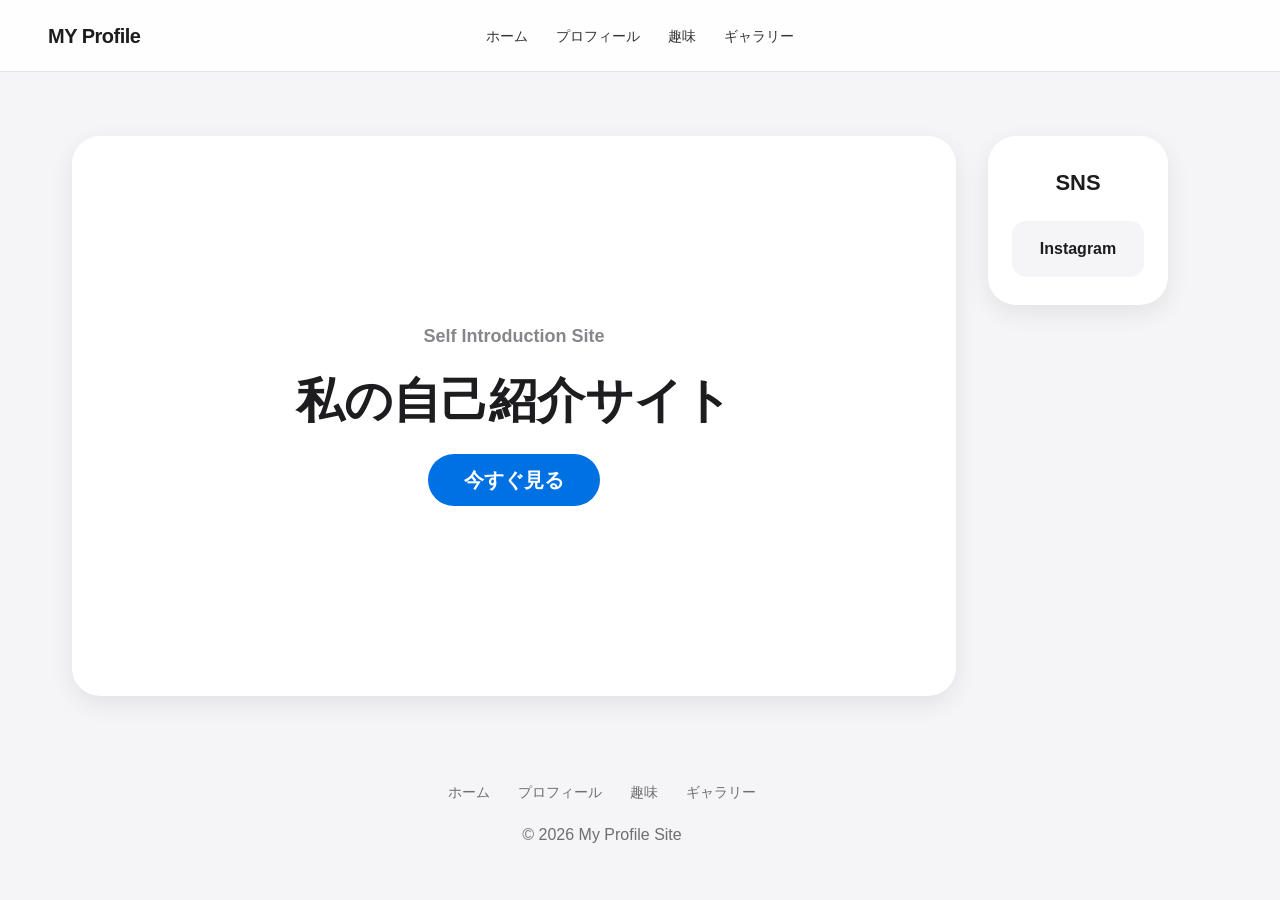
<file: index.html>
<!DOCTYPE html>
<html lang="ja">
<head>
    <meta charset="UTF-8">
    <meta name="viewport" content="width=device-width, initial-scale=1.0">
    <title>自己紹介</title>
    <link rel="stylesheet" href="css/style.css">
    <link rel="icon" href="favicon.ico"/>
    <link rel="apple-touch-icon" href="apple-icon.png"/>
</head>
<body>
    <header class="main-header">
        <a href="index.html" class="logo">MY Profile</a>
        <nav class="main-nav">
            <ul>
                <li><a href="index.html">ホーム</a></li>
                <li><a href="profile.html">プロフィール</a></li>
                <li><a href="hobby.html">趣味</a></li>
                <li><a href="gallery.html">ギャラリー</a></li>
            </ul>
        </nav>
    </header>
    <div class="layout">
        <main class="main-content cover-page">
            <section class="hero">
                <p class="sub-title">Self Introduction Site</p>
                <h1>私の自己紹介サイト</h1>
                    <a href="profile.html" class="main-button">今すぐ見る</a>
            </section>
        </main>
            <aside class="sidebar">
                <h2>SNS</h2>
                <div class="sns-links">
                    <a href="https://www.instagram.com/181.haaan/" target="_blank">Instagram</a>
                </div>
            </aside>
    </div>
        <footer class="main-footer">
            <nav class="footer-nav">
                <ul>
                    <li><a href="index.html">ホーム</a></li>
                    <li><a href="profile.html">プロフィール</a></li>
                    <li><a href="hobby.html">趣味</a></li>
                    <li><a href="gallery.html">ギャラリー</a></li>
                </ul>
            </nav>
            <p>&copy; 2026 My Profile Site</p>
        </footer>
</body>
</html>
</file>
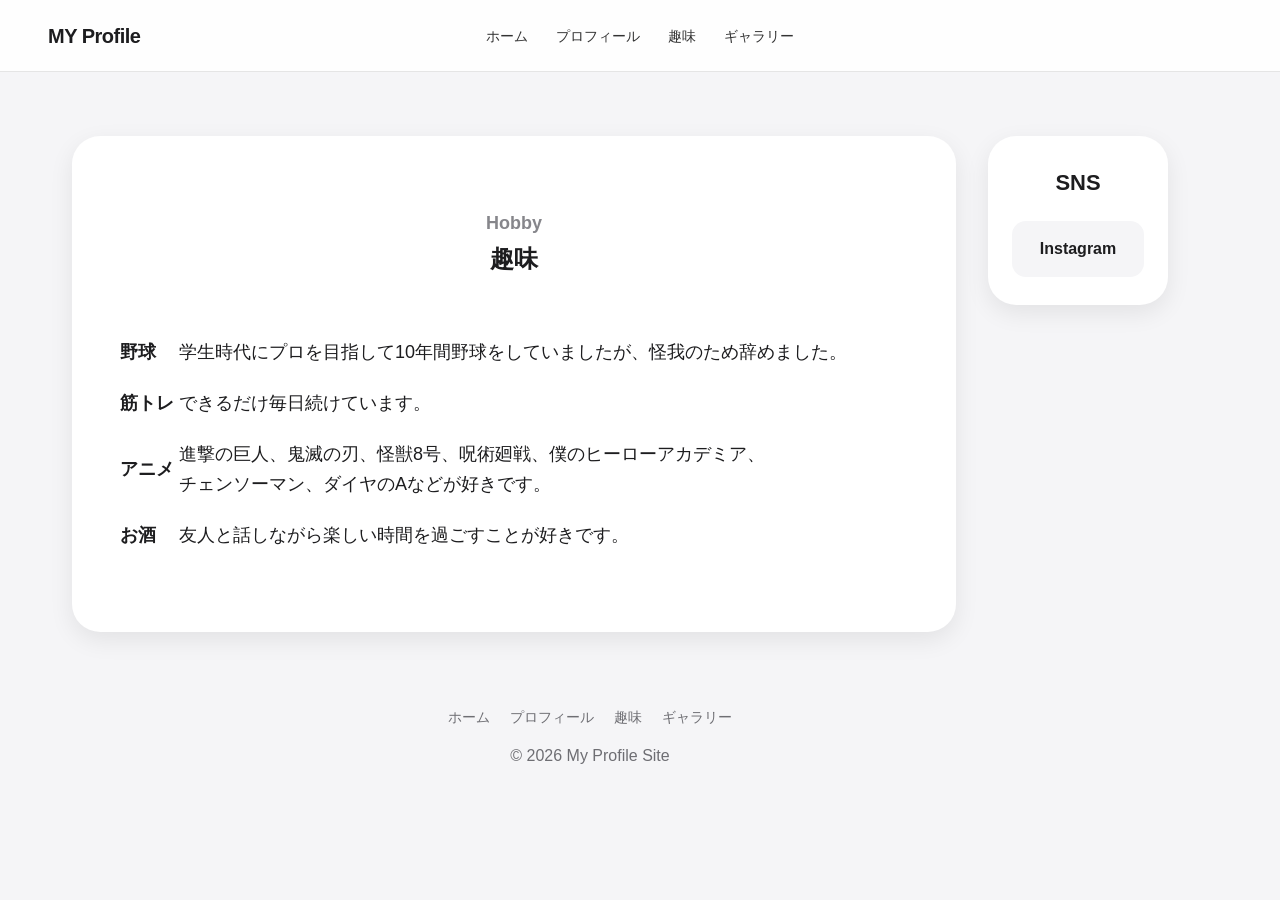
<file: hobby.html>
<!DOCTYPE html>
<html lang="ja">
<head>
    <meta charset="UTF-8">
    <meta name="viewport" content="width=device-width, initial-scale=1.0">
    <title>自己紹介 | Hobby</title>
    <link rel="stylesheet" href="css/style.css">
    <link rel="icon" href="favicon.ico"/>
    <link rel="apple-touch-icon" href="apple-icon.png"/>
</head>
<body>
    <header class="main-header">
        <a href="index.html" class="logo">MY Profile</a>
        <nav class="main-nav">
            <ul>
                <li><a href="index.html">ホーム</a></li>
                <li><a href="profile.html">プロフィール</a></li>
                <li><a href="hobby.html">趣味</a></li>
                <li><a href="gallery.html">ギャラリー</a></li>
            </ul>
        </nav>
    </header>
    <div class="layout">
        <main class="main-content">
            <section class="page-title">
                <p class="sub-title">Hobby</p>
                <h1>趣味</h1>
            </section>

            <section class="hobby-section">
                <table class="hobby-table">
                    <tr>
                        <th>野球</th>
                        <td>学生時代にプロを目指して10年間野球をしていましたが、怪我のため辞めました。</td>
                    </tr>
                    <tr>
                        <th>筋トレ</th>
                        <td>できるだけ毎日続けています。</td>
                    </tr>
                    <tr>
                        <th>アニメ</th>
                        <td>進撃の巨人、鬼滅の刃、怪獣8号、呪術廻戦、僕のヒーローアカデミア、<br>チェンソーマン、ダイヤのAなどが好きです。</td>
                    </tr>
                    <tr>
                        <th>お酒</th>
                        <td>友人と話しながら楽しい時間を過ごすことが好きです。</td>
                    </tr>
                </table>
            </section>
        </main>

        <aside class="sidebar">
            <h2>SNS</h2>
            <div class="sns-links">
                <a href="https://www.instagram.com/181.haaan/" target="_blank">Instagram</a>
            </div>
        </aside>
    </div>

    <footer class="main-footer">
        <nav class="footer-nav">
            <a href="index.html">ホーム</a>
            <a href="profile.html">プロフィール</a>
            <a href="hobby.html">趣味</a>
            <a href="gallery.html">ギャラリー</a>
        </nav>
        <p>&copy; 2026 My Profile Site</p>
    </footer>
</body>
</html>
</file>
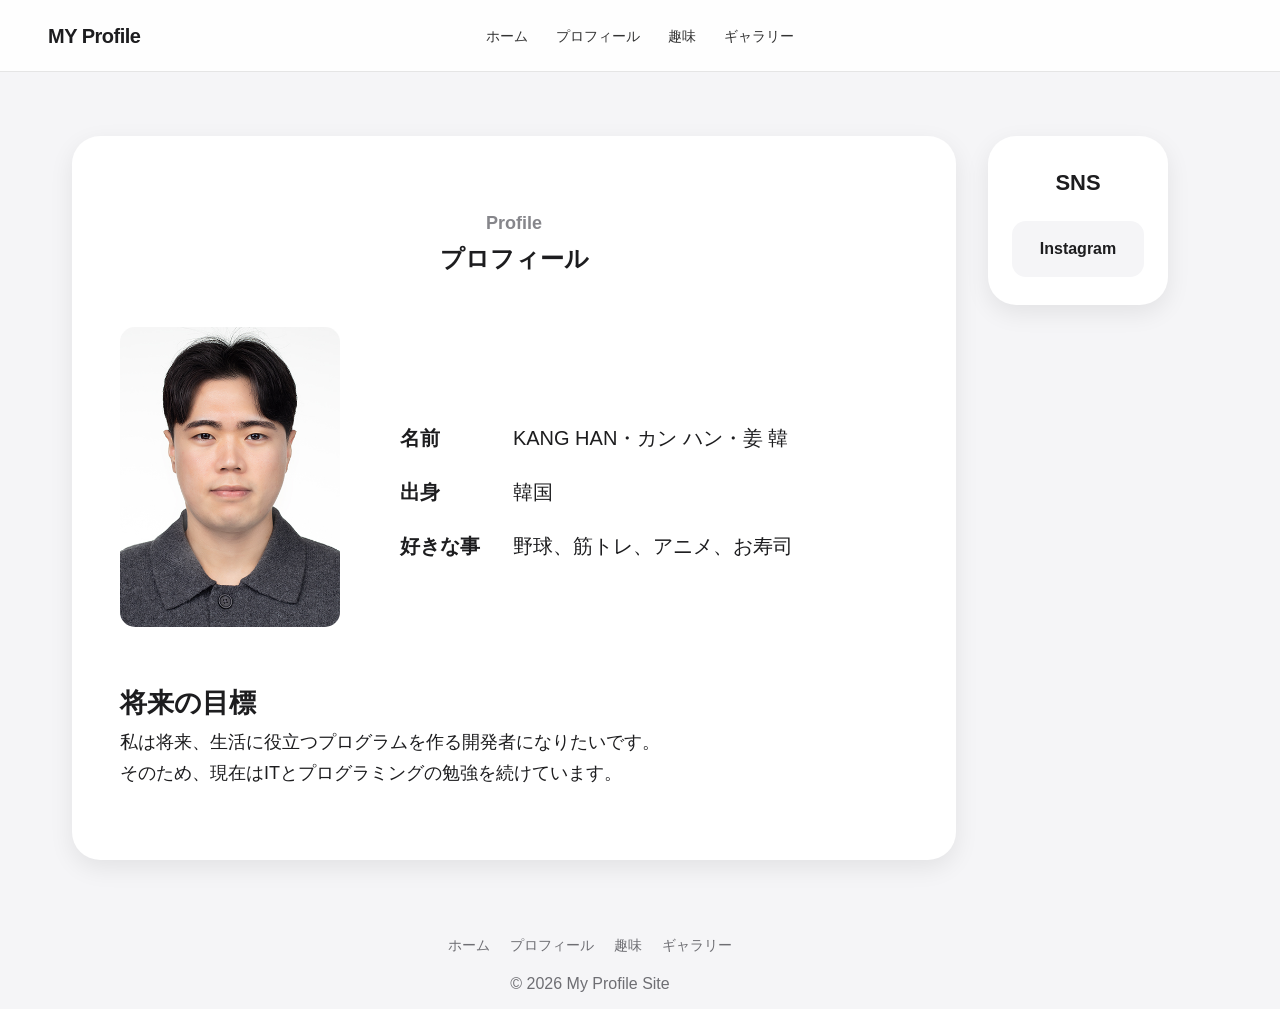
<file: profile.html>
<!DOCTYPE html>
<html lang="ja">
<head>
    <meta charset="UTF-8">
    <meta name="viewport" content="width=device-width, initial-scale=1.0">
    <title>自己紹介 | Profile</title>
    <link rel="stylesheet" href="css/style.css">
    <link rel="icon" href="favicon.ico"/>
    <link rel="apple-touch-icon" href="apple-icon.png"/>
</head>
<body>
    <header class="main-header">
        <a href="index.html" class="logo">MY Profile</a>
        <nav class="main-nav">
            <ul>
                <li><a href="index.html">ホーム</a></li>
                <li><a href="profile.html">プロフィール</a></li>
                <li><a href="hobby.html">趣味</a></li>
                <li><a href="gallery.html">ギャラリー</a></li>
            </ul>
        </nav>
    </header>
    <div class="layout">
        <main class="main-content">
            <section class="page-title">
                <p class="sub-title">Profile</p>
                <h1>プロフィール</h1>
            </section>

            <section class="profile-section">
                <div class="profile-card">
                    <img src="images/image1.jpeg" alt="自分の写真" class="profile-photo">
                    <div class="profile-detail">
                        <table class="profile-table">
                            <tr>
                                <th>名前</th>
                                <td>KANG HAN・カン ハン・姜 韓</td>
                            </tr>
                            <tr>
                                <th>出身</th>
                                <td>韓国</td>
                            </tr>
                            <tr>
                                <th>好きな事</th>
                                <td>野球、筋トレ、アニメ、お寿司</td>
                            </tr>
                        </table>
                    </div>
                </div>
            </section>

            <section class="text-section">
                <h2>将来の目標</h2>
                <p>
                    私は将来、生活に役立つプログラムを作る開発者になりたいです。
                    <br>そのため、現在はITとプログラミングの勉強を続けています。
                </p>
            </section>
        </main>

        <aside class="sidebar">
            <h2>SNS</h2>
            <div class="sns-links">
                <a href="https://www.instagram.com/181.haaan/" target="_blank">Instagram</a>
            </div>
        </aside>
    </div>

    <footer class="main-footer">
        <nav class="footer-nav">
            <a href="index.html">ホーム</a>
            <a href="profile.html">プロフィール</a>
            <a href="hobby.html">趣味</a>
            <a href="gallery.html">ギャラリー</a>
        </nav>
        <p>&copy; 2026 My Profile Site</p>
    </footer>
</body>
</html>
</file>
<file: css/style.css>
* {
    margin: 0;
    padding: 0;
    box-sizing: border-box;
}
body {
    font-family: Pretendard, sans-serif;
    background-color: #f5f5f7;
    color: #1d1d1f;
    line-height: 1.7;
}
.main-header {
    width: 100%;
    height: 72px;
    padding: 0 48px;
    background: rgba(255, 255, 255, 0.85);
    backdrop-filter: blur(16px);
    display: grid;
    grid-template-columns: 1fr auto 1fr;
    align-items: center;
    position: sticky;
    top: 0;
    z-index: 100;
    border-bottom: 1px solid #e5e5e5;
}
.logo {
    text-decoration: none;
    color: #1d1d1f;
    font-size: 20px;
    font-weight: 700;
    letter-spacing: -0.5px;
    justify-self: start;
}
.main-nav {
    justify-self: center;
    padding-left: 0;
    position: static;
}
.main-nav ul {
    list-style: none;
    display: flex;
    justify-content: center;
    align-items: center;
    gap: 28px;
    margin: 0;
    padding: 0;
}
.main-nav a {
    text-decoration: none;
    color: #333;
    font-size: 14px;
    transition: 0.3s;
}
.main-nav a:hover {
    color: #1d1d1f;
}
.sub-title {
    font-size: 18px;
    font-weight: 600;
    color: #86868b;
}
.layout {
    max-width: 1200px;
    margin: 0 auto;
    padding: 64px 32px;
    display: grid;
    grid-template-columns: 1fr 220px;
    gap: 32px;
}
.main-content {
    background: #ffffff;
    border-radius: 28px;
    padding: 72px 48px;
    box-shadow: 0 8px 24px rgba(0, 0, 0, 0.08);
}
.cover-page {
    min-height: 560px;
    display: flex;
    justify-content: center;
    align-items: center;
}
.hero {
    font-size: 32px;
    font-weight: 700;
    color: #1d1d1f;
    text-align: center;
    line-height: 1.2;
    display: flex;
    flex-direction: column;
    align-items: center;
    gap: 24px;
}
.main-button {
    display: inline-block;
    padding: 14px 36px;
    background: #0071e3;
    color: #ffffff;
    text-decoration: none;
    border-radius: 999px;
    font-size: 20px;
    transition: 0.3s;
    width: auto;
    align-self: center;
}
.main-button:hover {
    background: #005bb5;
    transform: translateY(-2px);
}
.page-title {
    text-align: center;
    margin-bottom: 48px;
}
.profile-card {
    display: grid;
    grid-template-columns: 240px 1fr;
    gap: 40px;
    align-items: center;
}
.profile-photo {
    width: 220px;
    height: 300px;
    border-radius: 15px;
    object-fit: cover;
    margin-bottom: 30px;
}
.profile-detail {
    text-align: left;
    display: flex;
    flex-direction: column;
    font-size: 20px;
}
.profile-table {
    border-collapse: collapse;
    width: 100%;
}
.profile-table th,
.profile-table td {
    padding: 10px 0;
}
.media-item {
    flex: 0 0 80%;
    max-width: 620px;
    aspect-ratio: 1 / 1;
}
.photo-scroll .media-item img {
    width: 100%;
    height: 100%;
    object-fit: cover;
    object-position: center;
}
.photo-scroll .media-item video {
    width: 100%;
    height: 100%;
    object-fit: contain;
    aspect-ratio: 16 / 9;
}
.text-section {
    margin-top: 24px;
    font-size: 18px;
    text-align: left;
}
.hobby-table {
    border-collapse: collapse;
    width: 100%;
    margin-top: 16px;
    text-align: left;
    font-size: 18px;
}
.hobby-table th,
.hobby-table td {
    padding: 10px 0;
}
.gallery-accordion {
    background: #ffffff;
    border-radius: 28px;
    border: 1px solid #eeeeee;
    box-shadow: 0 12px 30px rgba(0, 0, 0, 0.04);
    padding: 24px 28px;
    margin-bottom: 24px;
}
.gallery-accordion summary {
    cursor: pointer;
    font-size: 24px;
    font-weight: 700;
    color: #1d1d1f;
    list-style: none;
}
.gallery-accordion summary::-webkit-details-marker {
    display: none;
}
.gallery-accordion summary::after {
    content: "＋";
    float: right;
    color: #86868b;
}
.gallery-accordion[open] summary::after {
    content: "−";
}
.gallery-accordion .photo-scroll {
    margin-top: 24px;
}
/* sidebar */
.sidebar {
    width: 180px;
    padding: 28px 24px;
    height: fit-content;
    text-align: center;
    background: #ffffff;
    border-radius: 28px;
    box-shadow: 0 8px 24px rgba(0, 0, 0, 0.08);
}
.sidebar h2 {
    font-size: 22px;
    margin-bottom: 20px;
}
.sns-links a {
    display: block;
    padding: 14px 18px;
    background: #f5f5f7;
    border-radius: 14px;
    color: #1d1d1f;
    text-decoration: none;
    font-weight: 600;
    font-size: 16px;
    white-space: nowrap;
    transition: 0.3s;
}
.sns-links a:hover {
    background: #e5e5e5;
    transform: translateY(-2px);
}
/* footer */
.main-footer {
    text-align: center;
    text-decoration: none;
    padding: 12px 0;
    padding-top: 10px;
    padding-left: 35%;
    position: absolute;
    color: #6e6e73;
}
.footer-nav {
    display: flex;
    justify-content: center;
    flex-wrap: wrap;
    gap: 12px 20px;
    margin-bottom: 12px;
}
.footer-nav ul {
    text-decoration: none;
    display: flex;
    gap: 28px;
    list-style: none;
    justify-content: center;
    margin: 8px 0 4px;
    padding: 0;
}
.footer-nav a {
    text-decoration: none;
    color: #6e6e73;
    font-size: 14px;
    white-space: nowrap;
    transition: 0.3s;
}
.footer-nav a:hover {
    color: #1d1d1f;
}

/* スマートフォン対応 */
@media screen and (max-width: 768px) {

    /* ヘッダー */
    .main-header {
        height: auto;
        padding: 20px;
        padding-left: 0;
        grid-template-columns: 1fr;
        gap: 16px;
        text-align: center;
    }
    .logo {
        justify-self: center;
        margin-bottom: 8px;
    }
    .main-nav {
        justify-self: center;
        position: static;
        padding-top: 0;
        padding-left: 0;
    }
    .main-nav ul {
        flex-wrap: wrap;
        justify-content: center;
        gap: 14px;
        margin: 0;
        padding: 0;
    }
    .main-nav a {
        font-size: 14px;
    }

    /* レイアウト */
    .layout {
        display: grid;
        grid-template-columns: 1fr;
        padding: 32px 20px;
        gap: 24px;
    }
    .main-content {
        padding: 48px 24px;
        box-sizing: border-box;
    }
    .sidebar {
        width: auto;
        text-align: center;
        padding: 18px 24px;
        box-sizing: border-box;
    }

    /* 表紙ページ */
    .hero h1 {
        font-size: 36px;
        line-height: 1.3;
    }
    .sub-title {
        font-size: 14px;
    }
    .main-button {
        font-size: 15px;
        padding: 12px 24px;
    }

    /* プロフィールページ */
    .profile-card {
        grid-template-columns: 1fr;
        text-align: center;
    }
    .profile-photo {
        width: 220px;
        margin: 0 auto 24px;
    }
    .profile-table th,
    .profile-table td {
        display: block;
        width: 100%;
        text-align: center;
    }
    .profile-table th {
        padding-bottom: 4px;
        border-bottom: none;
    }
    .profile-table td {
        padding-top: 0;
    }

    /* 趣味ページ */
    .hobby-grid {
        grid-template-columns: 1fr;
    }
    .hobby-card p {
        text-align: center;
    }
    .hobby-table th,
    .hobby-table td {
        display: block;
        width: 100%;
        text-align: left;
    }
    .hobby-table th {
        padding-bottom: 4px;
        border-bottom: none;
    }
    .hobby-table td {
        padding-top: 0;
    }

    /* ギャラリーページ */
    .media-item,
    .photo-item {
        flex: 0 0 88%;
        aspect-ratio: 1 / 1;
    }
    .video-item {
        aspect-ratio: 16 / 9;
    }
    .gallery-card {
        padding: 22px;
    }
    .gallery-card h2 {
        font-size: 24px;
    }

    /* フッター */
    .main-footer {
        width: 100%;
        padding: 24px 16px;
        text-align: center;
        box-sizing: border-box;
    }
    .footer-nav {
        display: flex;
        justify-content: center;
        align-items: center;
        flex-wrap: wrap;
        gap: 12px 20px;
        width: 100%;
        margin-bottom: 12px;
    }

    .footer-nav a {
        display: inline-block;
        text-decoration: none;
        color: #6e6e73;
        font-size: 14px;
        white-space: nowrap;
        margin: 0;
    }
}
</file>
